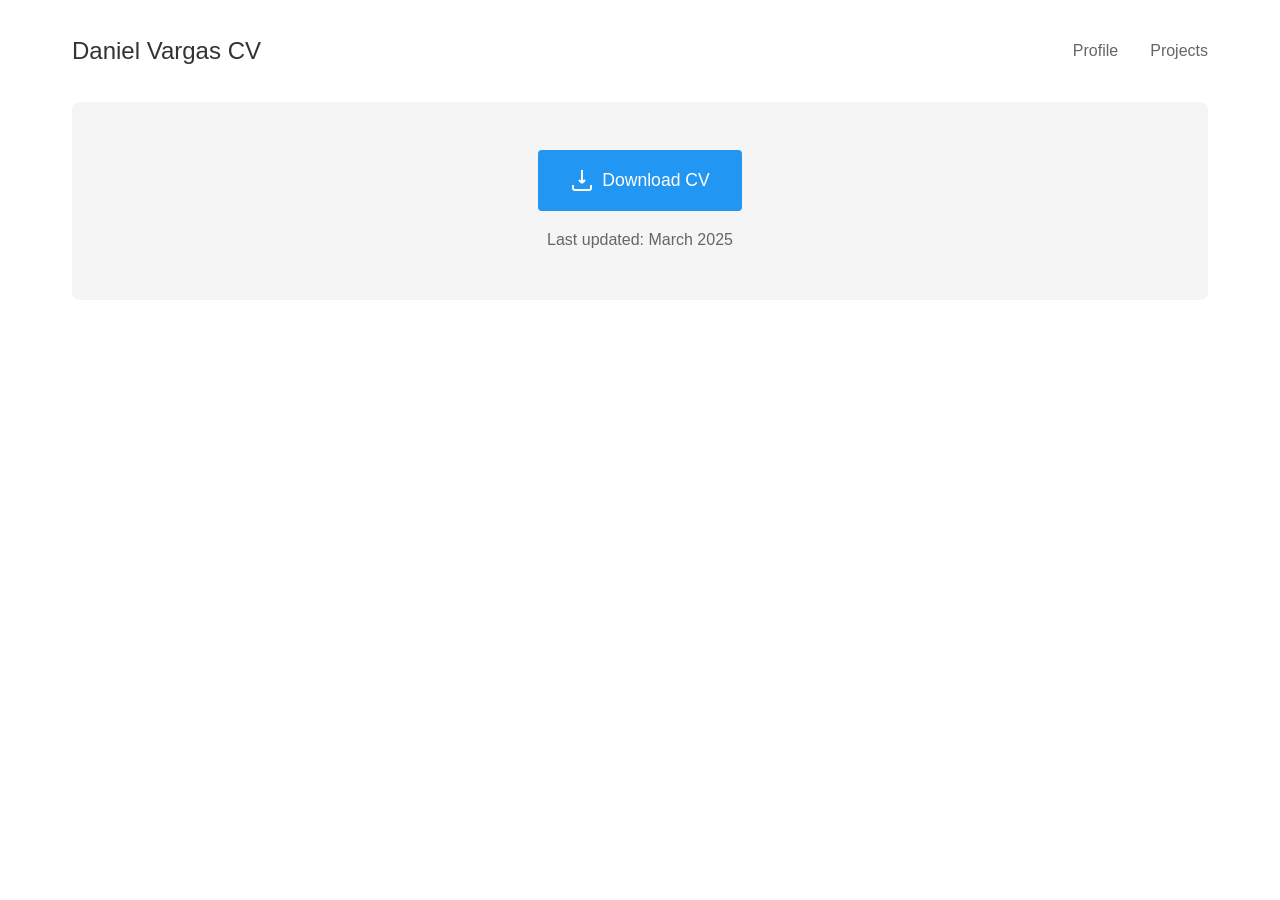
<file: cv/index.html>
<!DOCTYPE html>
<html lang="en">
<head>
    <meta charset="UTF-8">
    <meta name="viewport" content="width=device-width, initial-scale=1.0">
    <title>Daniel Vargas - CV</title>
    <link rel="stylesheet" href="../styles.css">
    <link rel="stylesheet" href="styles.css">
</head>
<body>
    <div class="container">
        <nav>
            <a href="../index.html" class="name-title">Daniel Vargas CV</a>
            <div class="nav-links">
                <a href="../index.html">Profile</a>
                <a href="../projects/index.html">Projects</a>
                <!-- <a href="#cv">CV</a> -->
            </div>
        </nav>

        <!-- Other sections remain the same -->

        <section id="cv" class="cv-section">
            <a href="../files/Vargas_cv.pdf" class="cv-download-button" target="_blank">
                <svg class="cv-icon" viewBox="0 0 24 24" fill="none" stroke="currentColor" stroke-width="2">
                    <path d="M12 2v13m0 0l-3-3m3 3l3-3M3 17v3a2 2 0 002 2h14a2 2 0 002-2v-3"/>
                </svg>
                Download CV
            </a>
            <p class="cv-description">Last updated: March 2025</p>
        </section>
    </div>
</body>
</html>
</file>
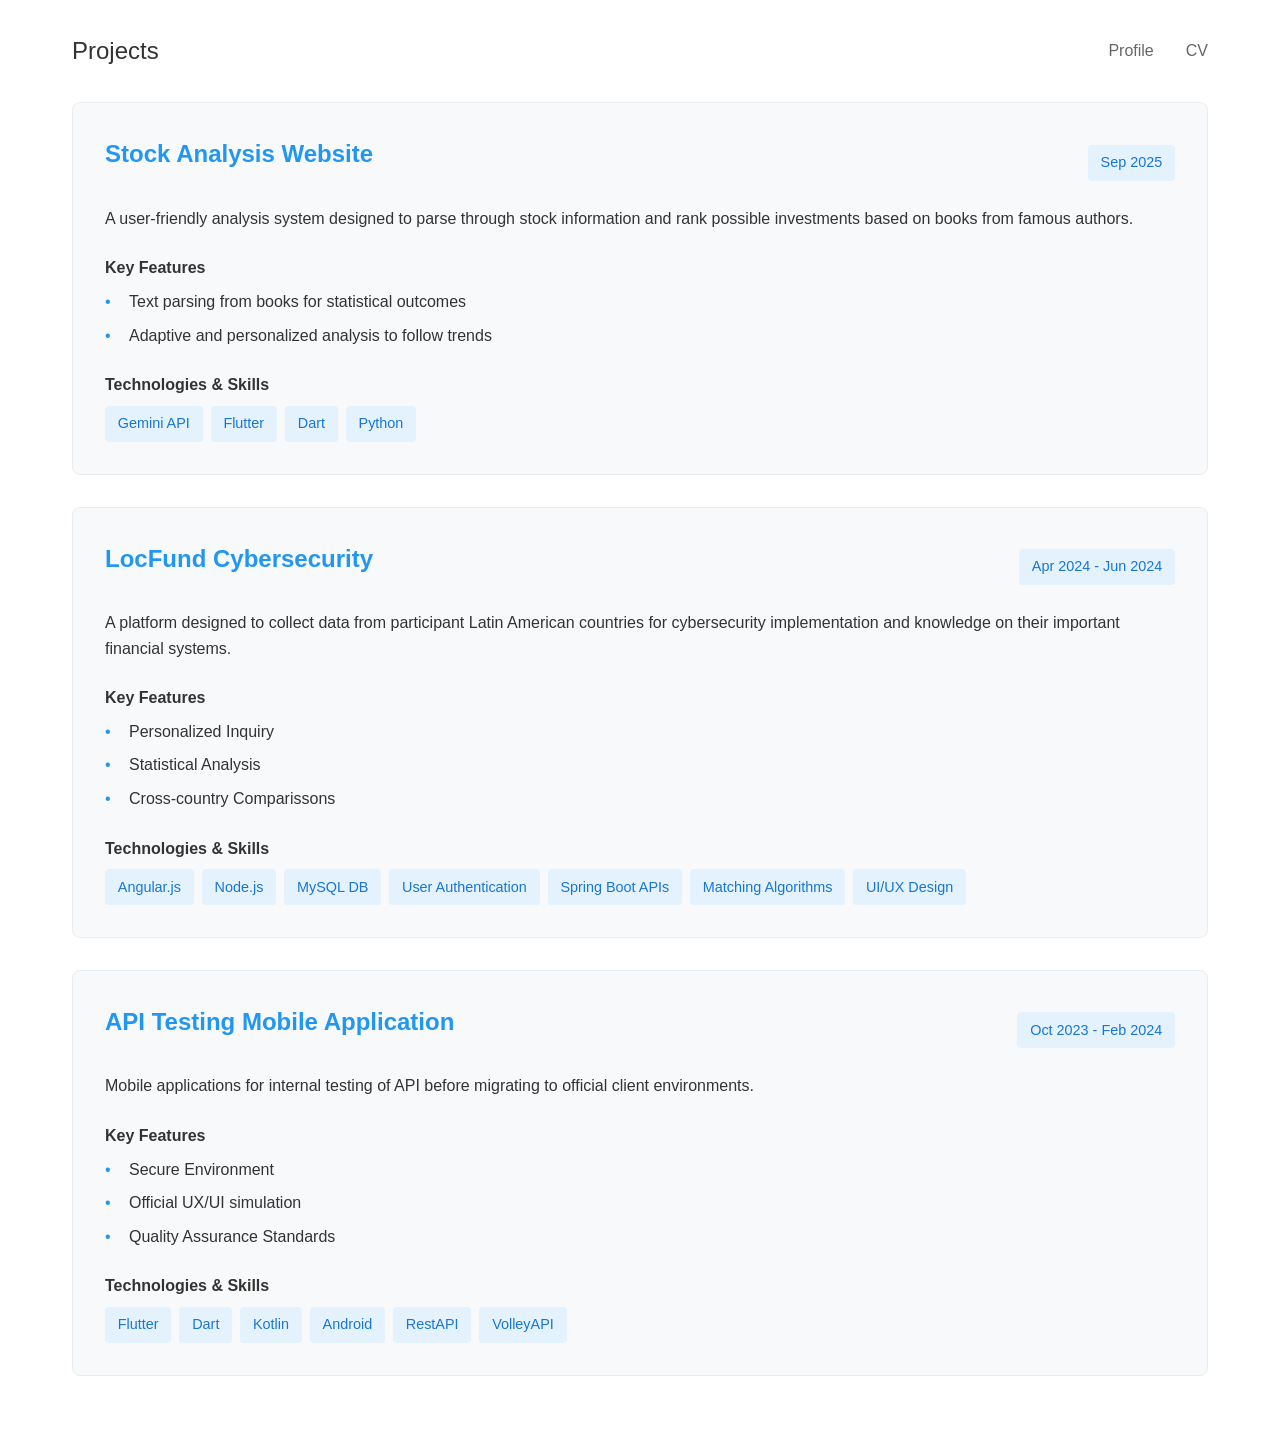
<file: projects/index.html>
<!DOCTYPE html>
<html lang="en">
<head>
    <meta charset="UTF-8">
    <meta name="viewport" content="width=device-width, initial-scale=1.0">
    <title>Projects - Academic Portfolio</title>
    <link rel="stylesheet" href="../styles.css">
    <link rel="stylesheet" href="styles.css">
</head>
<body>
    <div class="container">
        <nav>
            <a href="index.html" class="name-title">Projects</a>
            <div class="nav-links">
                <a href="../index.html">Profile</a>
                <a href="../cv/index.html">CV</a>
            </div>
        </nav>
        
        <!-- HackwesTX -->
        <div class="project-card">
            <div class="project-header">
                <div class="project-title-group">
                    <h3 class="project-title">Stock Analysis Website</h3>
                </div>
                <span class="project-timeline">Sep 2025</span>
            </div>
            <div class="project-description">
                <p>A user-friendly analysis system designed to parse through stock information and rank possible
                    investments based on books from famous authors.</p>
            </div>
            <div class="key-features">
                <h4>Key Features</h4>
                <ul>
                    <li>Text parsing from books for statistical outcomes</li>
                    <li>Adaptive and personalized analysis to follow trends</li>
                </ul>
            </div>
            <div class="skills-section">
                <h4>Technologies & Skills</h4>
                <div class="skills-grid">
                    <span class="skill-tag">Gemini API</span>
                    <span class="skill-tag">Flutter</span>
                    <span class="skill-tag">Dart</span>
                    <span class="skill-tag">Python</span>
                </div>
            </div>
        </div>
        
        <!-- LocFund Cybersecurity -->
        <div class="project-card">
            <div class="project-header">
                <div class="project-title-group">
                    <h3 class="project-title">LocFund Cybersecurity</h3>
                </div>
                <span class="project-timeline">Apr 2024 - Jun 2024</span>
            </div>
            <div class="project-description">
                <p>A platform designed to collect data from participant Latin American countries for cybersecurity 
                    implementation and knowledge on their important financial systems.</p>
            </div>
            <div class="key-features">
                <h4>Key Features</h4>
                <ul>
                    <li>Personalized Inquiry</li>
                    <li>Statistical Analysis</li>
                    <li>Cross-country Comparissons</li>
                </ul>
            </div>
            <div class="skills-section">
                <h4>Technologies & Skills</h4>
                <div class="skills-grid">
                    <span class="skill-tag">Angular.js</span>
                    <span class="skill-tag">Node.js</span>
                    <span class="skill-tag">MySQL DB</span>
                    <span class="skill-tag">User Authentication</span>
                    <span class="skill-tag">Spring Boot APIs</span>
                    <span class="skill-tag">Matching Algorithms</span>
                    <span class="skill-tag">UI/UX Design</span>
                </div>
            </div>
        </div>

        <!-- API Test Mobile Apps -->
        <div class="project-card">
            <div class="project-header">
                <div class="project-title-group">
                    <h3 class="project-title">API Testing Mobile Application</h3>
                </div>
                <span class="project-timeline">Oct 2023 - Feb 2024</span>
            </div>
            <div class="project-description">
                <p>Mobile applications for internal testing of API before migrating to official client environments.</p>
            </div>
            <div class="key-features">
                <h4>Key Features</h4>
                <ul>
                    <li>Secure Environment</li>
                    <li>Official UX/UI simulation</li>
                    <li>Quality Assurance Standards</li>
                </ul>
            </div>
            <div class="skills-section">
                <h4>Technologies & Skills</h4>
                <div class="skills-grid">
                    <span class="skill-tag">Flutter</span>
                    <span class="skill-tag">Dart</span>
                    <span class="skill-tag">Kotlin</span>
                    <span class="skill-tag">Android</span>
                    <span class="skill-tag">RestAPI</span>
                    <span class="skill-tag">VolleyAPI</span>
                </div>
            </div>
        </div>
    </div>
</body>
</html>
</file>
<file: styles.css>
* {
    margin: 0;
    padding: 0;
    box-sizing: border-box;
    font-family: 'Segoe UI', Tahoma, Geneva, Verdana, sans-serif;
}

body {
    background-color: #ffffff;
    color: #333;
    line-height: 1.6;
}

.container {
    max-width: 1200px;
    margin: 0 auto;
    padding: 2rem;
}

nav {
    display: flex;
    justify-content: space-between;
    align-items: center;
    margin-bottom: 2rem;
}

.name-title {
    font-size: 1.5rem;
    color: #333;
    text-decoration: none;
}

.nav-links {
    display: flex;
    gap: 2rem;
}

.nav-links a {
    text-decoration: none;
    color: #666;
    transition: color 0.3s;
}

.nav-links a:hover {
    color: #2196F3;
}

.profile-section {
    display: grid;
    grid-template-columns: 300px 1fr;
    gap: 2rem;
    margin-bottom: 2rem;
}

.profile-sidebar {
    display: flex;
    flex-direction: column;
    gap: 0.5rem;
}

.profile-image {
    width: 250px;
    height: 250px;
    border-radius: 50%;
    object-fit: cover;
    margin-bottom: 0.5rem;
}

.profile-info h1 {
    font-size: 2rem;
    margin-bottom: 0.5rem;
}

.interests {
    color: #666;
    margin-bottom: 1rem;
}

.social-links {
    display: flex;
    flex-direction: column;
    gap: 0.5rem;
}

.social-link {
    text-decoration: none;
    color: #333;
    display: flex;
    align-items: center;
    gap: 0.8rem;
    padding: 0.7rem;
    transition: all 0.3s ease;
    border-radius: 8px;
    font-size: 0.95rem;
}

.social-link i {
    width: 20px;
    text-align: center;
    font-size: 1.2rem;
}

.ttu-logo {
    width: 16px; /* Smaller logo size */
    height: 16px;
    margin-right: 0.5rem;
}

/* Colorful icons */
.social-link.linkedin i {
    color: #0077b5;
}

.social-link.github i {
    color: #333;
}

.social-link.twitter i {
    color: #1DA1F2;
}

.social-link.email i {
    color: #EA4335;
}

.social-link.university i {
    color: #cc0000;
}

.social-link.location i {
    color: #34a853;
}

/* Hover effects */
.social-link:hover {
    transform: translateX(5px);
    background-color: #f8f9fa;
}

.social-link.linkedin:hover {
    background-color: #e6f3f9;
}

.social-link.github:hover {
    background-color: #f6f8fa;
}

.social-link.twitter:hover {
    background-color: #e8f5fd;
}

.social-link.email:hover {
    background-color: #fef2f2;
}

.social-link.university:hover {
    background-color: #fff5f5;
}

.social-link.location:hover {
    background-color: #f2f8f4;
}

.main-content h2 {
    font-size: 2rem;
    color: #333;
    margin-bottom: 1.5rem;
}

.content-block {
    margin-bottom: 1.5rem;
    line-height: 1.8;
}

.highlight-link {
    color: #2196F3;
    text-decoration: none;
    transition: color 0.3s;
}

.highlight-link:hover {
    text-decoration: underline;
    color: #1976D2;
}

.content-block p {
    margin-bottom: 1rem;
}

@media (max-width: 768px) {
    .profile-section {
        grid-template-columns: 1fr;
    }

    .profile-sidebar {
        align-items: center;
        text-align: center;
    }

    .nav-links {
        display: none;
    }

    .social-link {
        justify-content: center;
    }
}
</file>
<file: cv/styles.css>
.cv-section {
    text-align: center;
    padding: 3rem;
    margin: 2rem 0;
    background: #f5f5f5;
    border-radius: 8px;
}

.cv-download-button {
    display: inline-flex;
    align-items: center;
    gap: 0.5rem;
    padding: 1rem 2rem;
    background-color: #2196F3;
    color: white;
    text-decoration: none;
    border-radius: 4px;
    transition: background-color 0.3s;
    font-size: 1.1rem;
}

.cv-download-button:hover {
    background-color: #1976D2;
}

.cv-icon {
    width: 24px;
    height: 24px;
}

.cv-description {
    margin-top: 1rem;
    color: #666;
}
</file>
<file: projects/styles.css>
* {
    margin: 0;
    padding: 0;
    box-sizing: border-box;
    font-family: 'Segoe UI', Tahoma, Geneva, Verdana, sans-serif;
}

body {
    background-color: #ffffff;
    color: #333;
    line-height: 1.6;
}

.container {
    max-width: 1200px;
    margin: 0 auto;
    padding: 2rem;
}

.project-card {
    background: #f8f9fa;
    border-radius: 8px;
    padding: 2rem;
    margin-bottom: 2rem;
    transition: transform 0.3s ease;
    border: 1px solid #e9ecef;
}

.project-card:hover {
    transform: translateY(-5px);
    box-shadow: 0 4px 12px rgba(0,0,0,0.1);
}

.project-title {
    font-size: 1.5rem;
    color: #2196F3;
    margin-bottom: 1rem;
}

.project-description {
    margin-bottom: 1.5rem;
}

.key-features {
    margin-bottom: 1.5rem;
}

.key-features h4 {
    margin-bottom: 0.5rem;
    color: #333;
}

.key-features ul {
    list-style-type: none;
    padding-left: 0;
}

.key-features li {
    margin-bottom: 0.5rem;
    padding-left: 1.5rem;
    position: relative;
}

.key-features li::before {
    content: "•";
    color: #2196F3;
    position: absolute;
    left: 0;
}

.skills-section {
    margin-top: 1.5rem;
}

.skills-grid {
    display: flex;
    flex-wrap: wrap;
    gap: 0.5rem;
    margin-top: 0.5rem;
}

.skill-tag {
    background: #e3f2fd;
    color: #1976d2;
    padding: 0.4rem 0.8rem;
    border-radius: 4px;
    font-size: 0.9rem;
    font-weight: 500;
}

h2 {
    font-size: 2rem;
    color: #333;
    margin-bottom: 2rem;
}

.project-header {
    display: flex;
    align-items: center;
    gap: 1rem;
    margin-bottom: 1rem;
}

.project-title-group {
    flex-grow: 1;
}

.project-timeline {
    font-size: 0.9rem;
    color: #1976d2;
    background: #e3f2fd;
    padding: 0.4rem 0.8rem;
    border-radius: 4px;
    font-weight: 500;
    white-space: nowrap;
}

@media (max-width: 768px) {
    .container {
        padding: 1rem;
    }

    .project-card {
        padding: 1.5rem;
    }

    .project-header {
        flex-direction: column;
        align-items: flex-start;
        gap: 0.5rem;
    }
}
</file>
